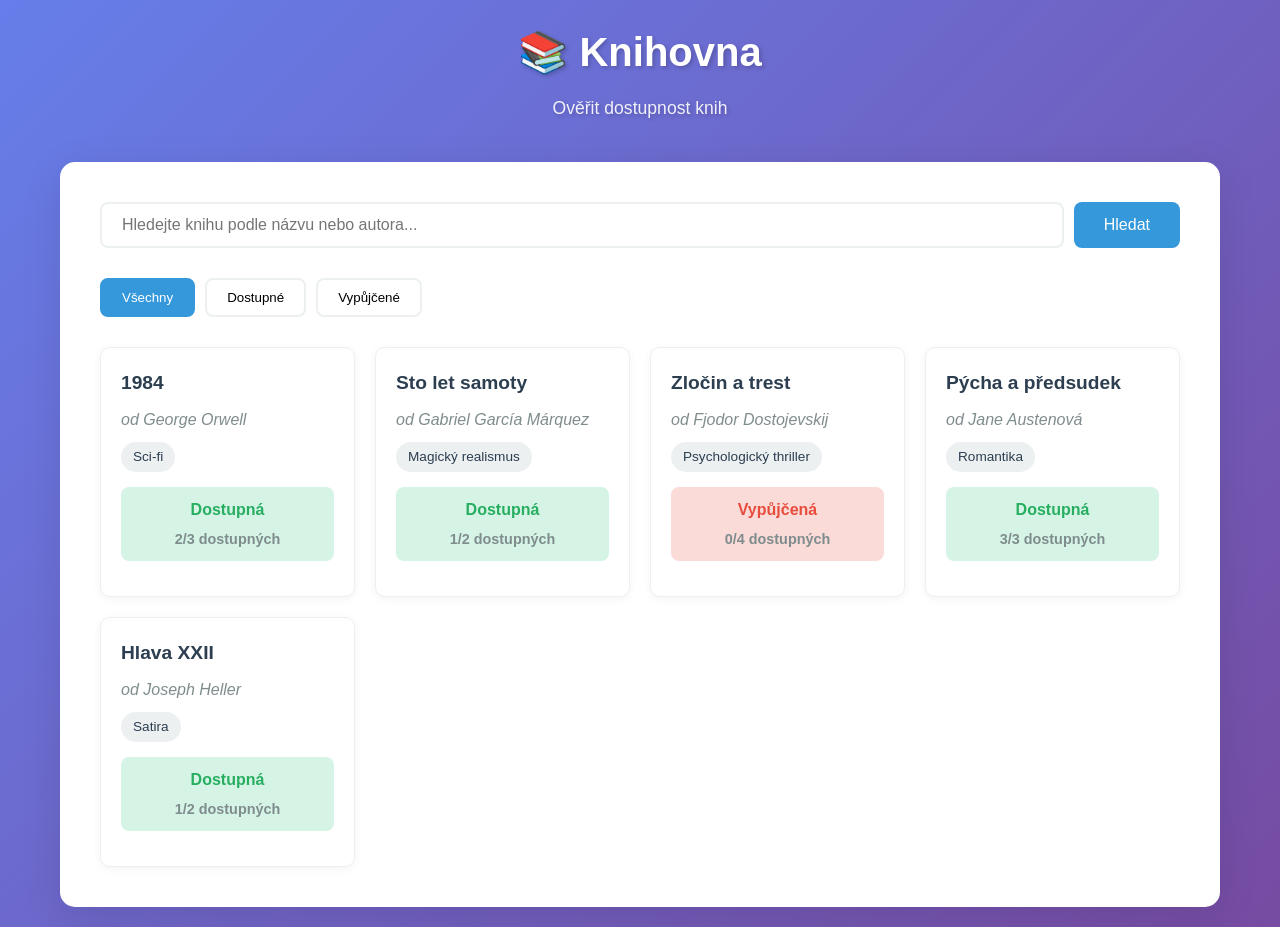
<file: frontend/index.html>
<!DOCTYPE html>
<html lang="cs">
<head>
    <meta charset="UTF-8">
    <meta name="viewport" content="width=device-width, initial-scale=1.0">
    <title>Knihovna - Ověřka dostupnosti</title>
    <link rel="stylesheet" href="style.css">
</head>
<body>
    <div class="container">
        <header>
            <h1>📚 Knihovna</h1>
            <p class="subtitle">Ověřit dostupnost knih</p>
        </header>

        <main>
            <section class="search-section">
                <div class="search-box">
                    <input 
                        type="text" 
                        id="searchInput" 
                        placeholder="Hledejte knihu podle názvu nebo autora..."
                        class="search-input"
                    >
                    <button id="searchBtn" class="btn btn-primary">Hledat</button>
                </div>
            </section>

            <section class="filters">
                <button class="filter-btn active" data-filter="all">Všechny</button>
                <button class="filter-btn" data-filter="available">Dostupné</button>
                <button class="filter-btn" data-filter="unavailable">Vypůjčené</button>
            </section>

            <section class="books-section">
                <div id="booksContainer" class="books-grid">
                    <!-- Knihy se načtou zde -->
                </div>
                <div id="noResults" class="no-results" style="display: none;">
                    <p>Nebyly nalezeny žádné knihy</p>
                </div>
            </section>
        </main>

        <!-- Modal s detaily knihy -->
        <div id="bookModal" class="modal">
            <div class="modal-content">
                <span class="close">&times;</span>
                <div id="bookDetails"></div>
                <div class="modal-actions">
                    <button id="borrowBtn" class="btn btn-success">Zapůjčit</button>
                    <button id="returnBtn" class="btn btn-warning">Vrátit</button>
                </div>
            </div>
        </div>
    </div>

    <script src="script.js"></script>
</body>
</html>
</file>
<file: frontend/style.css>
* {
    margin: 0;
    padding: 0;
    box-sizing: border-box;
}

:root {
    --primary-color: #2c3e50;
    --secondary-color: #3498db;
    --success-color: #27ae60;
    --warning-color: #f39c12;
    --danger-color: #e74c3c;
    --light-gray: #ecf0f1;
    --border-color: #bdc3c7;
}

body {
    font-family: 'Segoe UI', Tahoma, Geneva, Verdana, sans-serif;
    background: linear-gradient(135deg, #667eea 0%, #764ba2 100%);
    color: var(--primary-color);
    line-height: 1.6;
    min-height: 100vh;
}

.container {
    max-width: 1200px;
    margin: 0 auto;
    padding: 20px;
}

header {
    text-align: center;
    color: white;
    margin-bottom: 40px;
    text-shadow: 2px 2px 4px rgba(0, 0, 0, 0.2);
}

header h1 {
    font-size: 2.5rem;
    margin-bottom: 10px;
}

.subtitle {
    font-size: 1.1rem;
    opacity: 0.9;
}

main {
    background: white;
    border-radius: 15px;
    padding: 40px;
    box-shadow: 0 10px 40px rgba(0, 0, 0, 0.1);
}

/* Search Section */
.search-section {
    margin-bottom: 30px;
}

.search-box {
    display: flex;
    gap: 10px;
}

.search-input {
    flex: 1;
    padding: 12px 20px;
    border: 2px solid var(--light-gray);
    border-radius: 8px;
    font-size: 1rem;
    transition: border-color 0.3s;
}

.search-input:focus {
    outline: none;
    border-color: var(--secondary-color);
}

/* Buttons */
.btn {
    padding: 12px 30px;
    border: none;
    border-radius: 8px;
    font-size: 1rem;
    cursor: pointer;
    transition: all 0.3s;
    font-weight: 500;
}

.btn-primary {
    background-color: var(--secondary-color);
    color: white;
}

.btn-primary:hover {
    background-color: #2980b9;
    transform: translateY(-2px);
    box-shadow: 0 5px 15px rgba(52, 152, 219, 0.3);
}

.btn-success {
    background-color: var(--success-color);
    color: white;
}

.btn-success:hover {
    background-color: #229954;
}

.btn-warning {
    background-color: var(--warning-color);
    color: white;
}

.btn-warning:hover {
    background-color: #e67e22;
}

/* Filters */
.filters {
    display: flex;
    gap: 10px;
    margin-bottom: 30px;
    flex-wrap: wrap;
}

.filter-btn {
    padding: 10px 20px;
    border: 2px solid var(--light-gray);
    background-color: white;
    border-radius: 8px;
    cursor: pointer;
    transition: all 0.3s;
    font-weight: 500;
}

.filter-btn:hover {
    border-color: var(--secondary-color);
    color: var(--secondary-color);
}

.filter-btn.active {
    background-color: var(--secondary-color);
    color: white;
    border-color: var(--secondary-color);
}

/* Books Grid */
.books-grid {
    display: grid;
    grid-template-columns: repeat(auto-fill, minmax(250px, 1fr));
    gap: 20px;
}

.book-card {
    background: white;
    border: 1px solid var(--light-gray);
    border-radius: 10px;
    padding: 20px;
    cursor: pointer;
    transition: all 0.3s;
    box-shadow: 0 2px 10px rgba(0, 0, 0, 0.05);
}

.book-card:hover {
    transform: translateY(-5px);
    box-shadow: 0 5px 20px rgba(0, 0, 0, 0.15);
    border-color: var(--secondary-color);
}

.book-title {
    font-size: 1.2rem;
    font-weight: bold;
    margin-bottom: 8px;
    color: var(--primary-color);
}

.book-author {
    color: #7f8c8d;
    font-style: italic;
    margin-bottom: 10px;
}

.book-genre {
    display: inline-block;
    background-color: var(--light-gray);
    padding: 4px 12px;
    border-radius: 20px;
    font-size: 0.85rem;
    margin-bottom: 15px;
}

.book-availability {
    padding: 10px;
    border-radius: 8px;
    font-weight: bold;
    margin-bottom: 15px;
    text-align: center;
}

.available {
    background-color: #d5f4e6;
    color: var(--success-color);
}

.unavailable {
    background-color: #fadbd8;
    color: var(--danger-color);
}

.availability-count {
    font-size: 0.9rem;
    color: #7f8c8d;
    margin-top: 5px;
}

.no-results {
    text-align: center;
    padding: 40px;
    color: #7f8c8d;
    font-size: 1.1rem;
}

/* Modal */
.modal {
    display: none;
    position: fixed;
    z-index: 1000;
    left: 0;
    top: 0;
    width: 100%;
    height: 100%;
    background-color: rgba(0, 0, 0, 0.4);
    animation: fadeIn 0.3s;
}

@keyframes fadeIn {
    from {
        opacity: 0;
    }
    to {
        opacity: 1;
    }
}

.modal-content {
    background-color: white;
    margin: 5% auto;
    padding: 30px;
    border-radius: 10px;
    width: 90%;
    max-width: 500px;
    box-shadow: 0 10px 40px rgba(0, 0, 0, 0.2);
    animation: slideIn 0.3s;
}

@keyframes slideIn {
    from {
        transform: translateY(-50px);
        opacity: 0;
    }
    to {
        transform: translateY(0);
        opacity: 1;
    }
}

.close {
    color: #aaa;
    float: right;
    font-size: 28px;
    font-weight: bold;
    cursor: pointer;
    line-height: 1;
}

.close:hover,
.close:focus {
    color: var(--primary-color);
}

#bookDetails {
    margin-bottom: 25px;
}

.detail-row {
    margin-bottom: 15px;
    padding-bottom: 10px;
    border-bottom: 1px solid var(--light-gray);
}

.detail-label {
    font-weight: bold;
    color: var(--secondary-color);
    display: block;
    margin-bottom: 5px;
}

.detail-value {
    color: var(--primary-color);
    font-size: 1rem;
}

.modal-actions {
    display: flex;
    gap: 10px;
    justify-content: center;
    flex-wrap: wrap;
}

.modal-actions .btn {
    flex: 1;
    min-width: 150px;
}

/* Responsivní design */
@media (max-width: 768px) {
    header h1 {
        font-size: 2rem;
    }

    main {
        padding: 20px;
    }

    .search-box {
        flex-direction: column;
    }

    .books-grid {
        grid-template-columns: repeat(auto-fill, minmax(180px, 1fr));
    }

    .modal-content {
        width: 95%;
        margin: 20% auto;
    }
}

@media (max-width: 480px) {
    .books-grid {
        grid-template-columns: 1fr;
    }

    .filters {
        flex-direction: column;
    }

    .filter-btn {
        width: 100%;
    }
}
</file>
